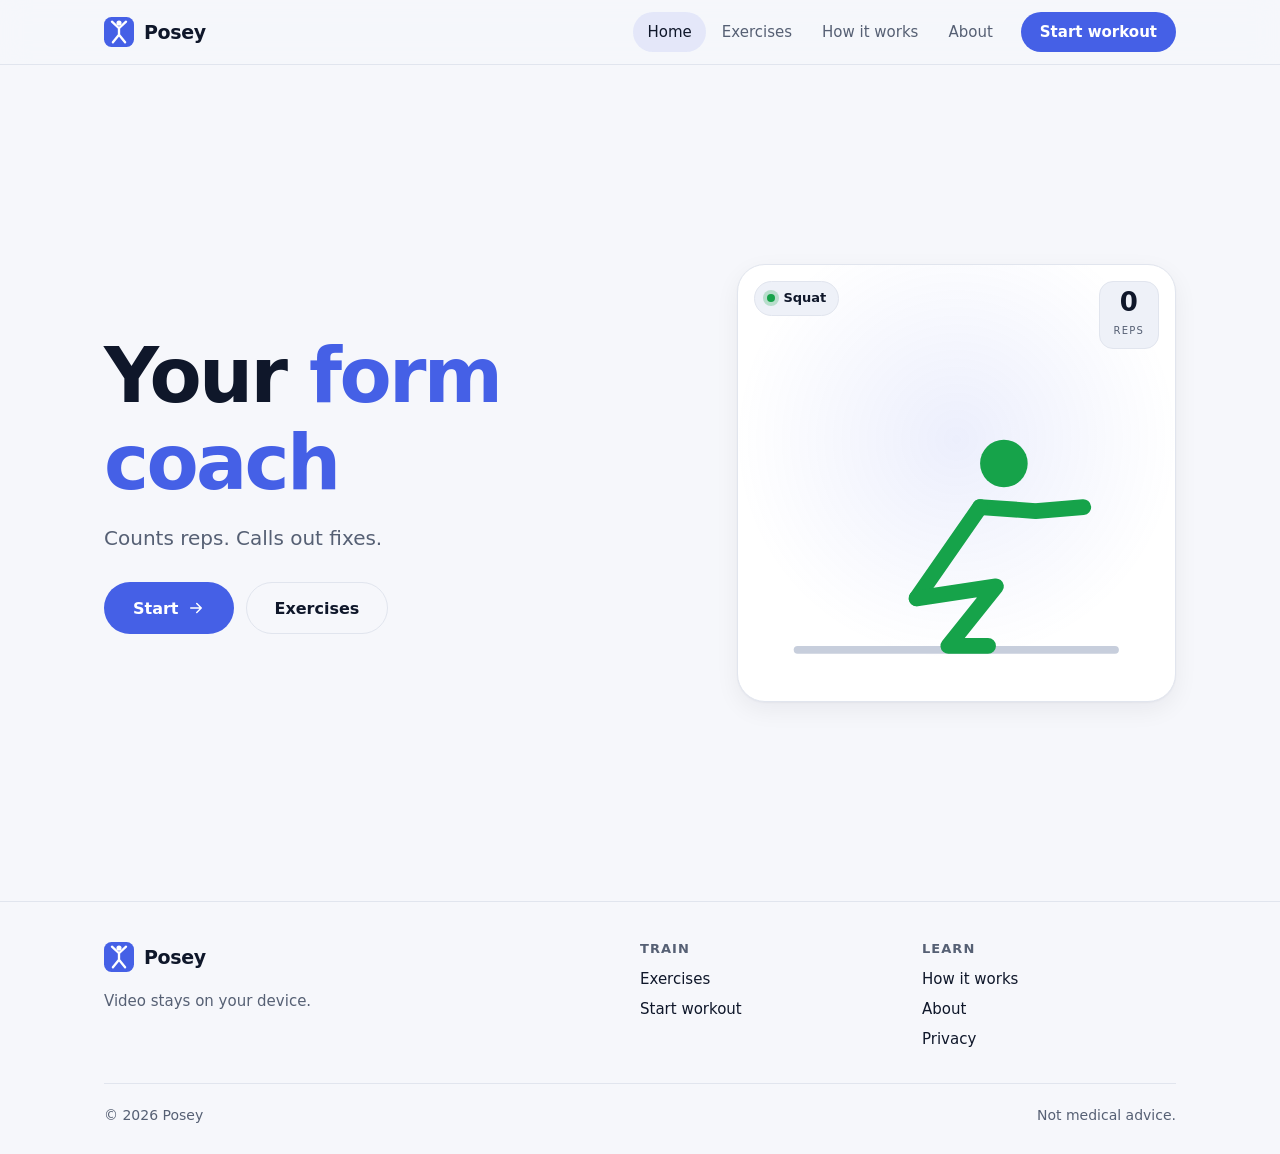
<file: index.html>
<!doctype html>
<html lang="en">
<head>
  <meta charset="utf-8">
  <meta name="viewport" content="width=device-width, initial-scale=1, viewport-fit=cover">
  <title>Posey · Form coach in your browser</title>
  <meta name="description" content="Camera form coach. Counts reps out loud, calls out fixes. Runs on your device, no upload.">
  <link rel="canonical" href="https://posey-c55.pages.dev/">
  <meta name="theme-color" content="#f6f7fb" media="(prefers-color-scheme: light)">
  <meta name="theme-color" content="#0b0d12" media="(prefers-color-scheme: dark)">
  <link rel="icon" href="/favicon.svg" type="image/svg+xml">
  <link rel="apple-touch-icon" href="/apple-touch-icon.png">
  <link rel="manifest" href="/site.webmanifest">
  <meta property="og:type" content="website">
  <meta property="og:site_name" content="Posey">
  <meta property="og:title" content="Posey · Form coach in your browser">
  <meta property="og:description" content="Camera form coach. Counts reps out loud, calls out fixes. Runs on your device, no upload.">
  <meta property="og:url" content="https://posey-c55.pages.dev/">
  <meta property="og:image" content="https://posey-c55.pages.dev/og-image.png">
  <meta property="og:image:width" content="1200">
  <meta property="og:image:height" content="630">
  <meta property="og:image:alt" content="Posey: form coach in your browser">
  <meta name="twitter:card" content="summary_large_image">
  <script>document.documentElement.classList.add("js")</script>
  <link rel="stylesheet" href="/site.css">
</head>
<body>
  <a class="skip" href="#main">Skip to content</a>
  <header class="site-header">
    <nav class="nav wrap" aria-label="Main">
      <a class="logo" href="/" aria-label="Posey home"><svg viewBox="0 0 64 64" aria-hidden="true"><rect width="64" height="64" rx="16" fill="var(--accent)"/><g fill="none" stroke="var(--accent-ink)" stroke-width="5" stroke-linecap="round" stroke-linejoin="round"><path d="M17 10 32 24 47 10M32 24v14M19 54l13-16 13 16"/></g><circle cx="32" cy="13" r="5.5" fill="var(--accent-ink)"/></svg><span>Posey</span></a>
      <button class="nav-toggle" type="button" aria-expanded="false" aria-controls="nav-menu" aria-label="Open menu">
        <svg viewBox="0 0 24 24" fill="none" stroke="currentColor" stroke-width="2" stroke-linecap="round" stroke-linejoin="round" aria-hidden="true" class="i-open"><path d="M4 7h16M4 12h16M4 17h16"/></svg><svg viewBox="0 0 24 24" fill="none" stroke="currentColor" stroke-width="2" stroke-linecap="round" stroke-linejoin="round" aria-hidden="true" class="i-close"><path d="M6 6l12 12M18 6 6 18"/></svg>
      </button>
      <div class="nav-menu" id="nav-menu">
        <ul class="nav-links">
          <li><a href="/" aria-current="page">Home</a></li>
          <li><a href="/exercises">Exercises</a></li>
          <li><a href="/how-it-works">How it works</a></li>
          <li><a href="/about">About</a></li>
        </ul>
        <a class="btn btn-primary nav-cta" href="/workout">Start workout</a>
      </div>
    </nav>
  </header>

  <main id="main">
    <section class="hero">
      <div class="wrap hero-grid">
        <div>
          <h1>Your <span class="hl">form coach</span></h1>
          <p class="lead">Counts reps. Calls out fixes.</p>
          <div class="actions">
            <a class="btn btn-primary btn-lg" href="/workout">Start <svg viewBox="0 0 24 24" fill="none" stroke="currentColor" stroke-width="2" stroke-linecap="round" stroke-linejoin="round" aria-hidden="true"><path d="M5 12h14M13 6l6 6-6 6"/></svg></a>
            <a class="btn btn-ghost btn-lg" href="/exercises">Exercises</a>
          </div>
        </div>
        <div class="hero-visual" data-hero-demo>
          <span class="hero-badge" data-hero-label>Squat</span>
          <div class="hero-count" aria-hidden="true"><b data-hero-count>0</b><small>reps</small></div>
          <svg class="stick" role="img" aria-label="Stick figure demonstrating an exercise"></svg>
        </div>
      </div>
    </section>
  </main>
  <footer class="site-footer">
    <div class="wrap">
      <div class="footer-grid">
        <div>
          <a class="logo" href="/" aria-label="Posey home"><svg viewBox="0 0 64 64" aria-hidden="true"><rect width="64" height="64" rx="16" fill="var(--accent)"/><g fill="none" stroke="var(--accent-ink)" stroke-width="5" stroke-linecap="round" stroke-linejoin="round"><path d="M17 10 32 24 47 10M32 24v14M19 54l13-16 13 16"/></g><circle cx="32" cy="13" r="5.5" fill="var(--accent-ink)"/></svg><span>Posey</span></a>
          <p>Video stays on your device.</p>
        </div>
        <div>
          <h2>Train</h2>
          <ul>
            <li><a href="/exercises">Exercises</a></li>
            <li><a href="/workout">Start workout</a></li>
          </ul>
        </div>
        <div>
          <h2>Learn</h2>
          <ul>
            <li><a href="/how-it-works">How it works</a></li>
            <li><a href="/about">About</a></li>
            <li><a href="/about#privacy">Privacy</a></li>
          </ul>
        </div>
      </div>
      <div class="footer-bottom">
        <span>© 2026 Posey</span>
        <span>Not medical advice.</span>
      </div>
    </div>
  </footer>
  <script type="module" src="/site.js"></script>
</body>
</html>
</file>
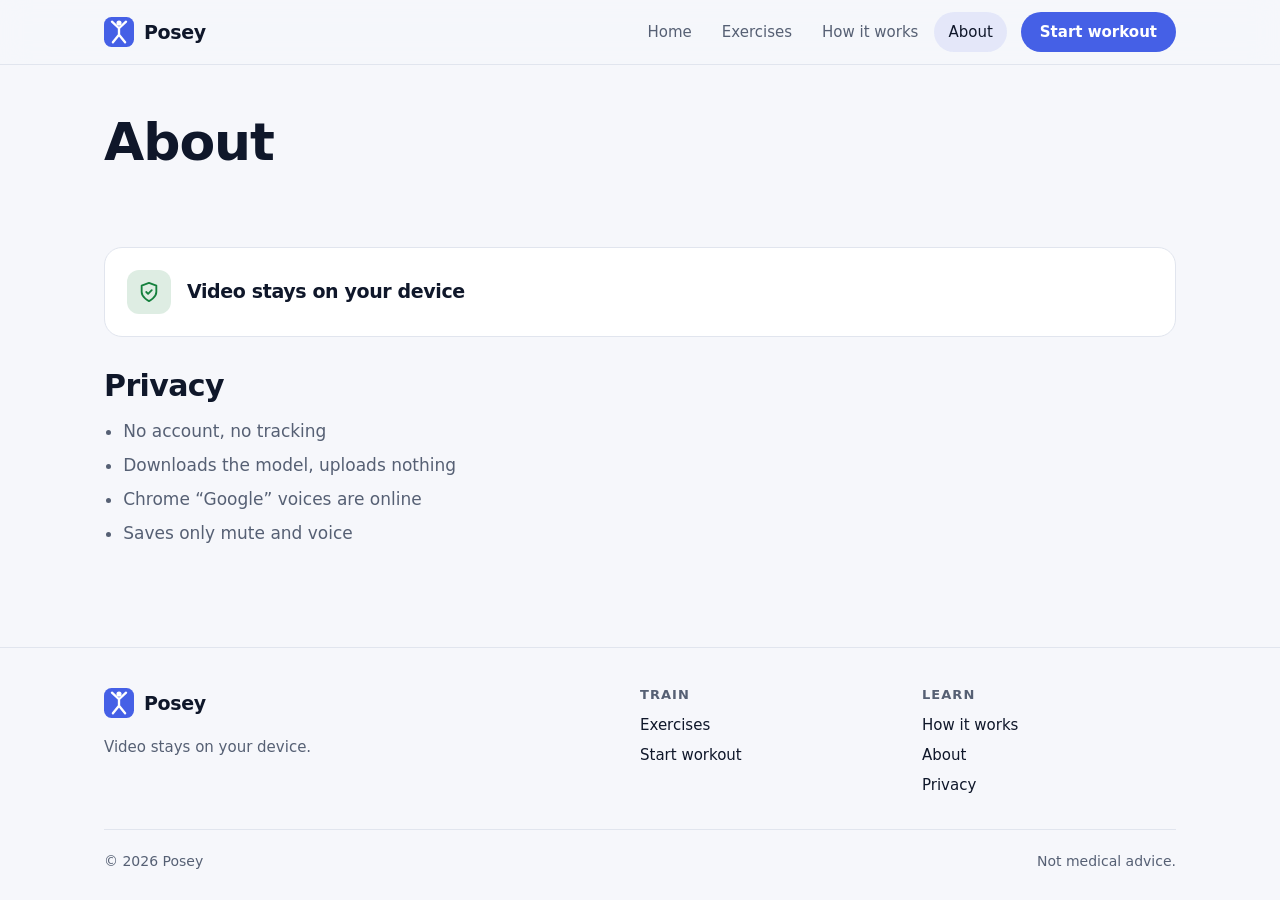
<file: about.html>
<!doctype html>
<html lang="en">
<head>
  <meta charset="utf-8">
  <meta name="viewport" content="width=device-width, initial-scale=1, viewport-fit=cover">
  <title>About & privacy · Posey</title>
  <meta name="description" content="About Posey. Privacy: video stays in your browser, never uploaded.">
  <link rel="canonical" href="https://posey-c55.pages.dev/about">
  <meta name="theme-color" content="#f6f7fb" media="(prefers-color-scheme: light)">
  <meta name="theme-color" content="#0b0d12" media="(prefers-color-scheme: dark)">
  <link rel="icon" href="/favicon.svg" type="image/svg+xml">
  <link rel="apple-touch-icon" href="/apple-touch-icon.png">
  <link rel="manifest" href="/site.webmanifest">
  <meta property="og:type" content="website">
  <meta property="og:site_name" content="Posey">
  <meta property="og:title" content="About & privacy · Posey">
  <meta property="og:description" content="About Posey. Privacy: video stays in your browser, never uploaded.">
  <meta property="og:url" content="https://posey-c55.pages.dev/about">
  <meta property="og:image" content="https://posey-c55.pages.dev/og-image.png">
  <meta property="og:image:width" content="1200">
  <meta property="og:image:height" content="630">
  <meta property="og:image:alt" content="Posey: form coach in your browser">
  <meta name="twitter:card" content="summary_large_image">
  <script>document.documentElement.classList.add("js")</script>
  <link rel="stylesheet" href="/site.css">
</head>
<body>
  <a class="skip" href="#main">Skip to content</a>
  <header class="site-header">
    <nav class="nav wrap" aria-label="Main">
      <a class="logo" href="/" aria-label="Posey home"><svg viewBox="0 0 64 64" aria-hidden="true"><rect width="64" height="64" rx="16" fill="var(--accent)"/><g fill="none" stroke="var(--accent-ink)" stroke-width="5" stroke-linecap="round" stroke-linejoin="round"><path d="M17 10 32 24 47 10M32 24v14M19 54l13-16 13 16"/></g><circle cx="32" cy="13" r="5.5" fill="var(--accent-ink)"/></svg><span>Posey</span></a>
      <button class="nav-toggle" type="button" aria-expanded="false" aria-controls="nav-menu" aria-label="Open menu">
        <svg viewBox="0 0 24 24" fill="none" stroke="currentColor" stroke-width="2" stroke-linecap="round" stroke-linejoin="round" aria-hidden="true" class="i-open"><path d="M4 7h16M4 12h16M4 17h16"/></svg><svg viewBox="0 0 24 24" fill="none" stroke="currentColor" stroke-width="2" stroke-linecap="round" stroke-linejoin="round" aria-hidden="true" class="i-close"><path d="M6 6l12 12M18 6 6 18"/></svg>
      </button>
      <div class="nav-menu" id="nav-menu">
        <ul class="nav-links">
          <li><a href="/">Home</a></li>
          <li><a href="/exercises">Exercises</a></li>
          <li><a href="/how-it-works">How it works</a></li>
          <li><a href="/about" aria-current="page">About</a></li>
        </ul>
        <a class="btn btn-primary nav-cta" href="/workout">Start workout</a>
      </div>
    </nav>
  </header>

  <main id="main">
    <div class="wrap page-head">
      <h1>About</h1>
    </div>

    <section class="wrap section-tight">
      <div class="callout">
        <div class="ic"><svg viewBox="0 0 24 24" fill="none" stroke="currentColor" stroke-width="2" stroke-linecap="round" stroke-linejoin="round" aria-hidden="true"><path d="M12 22s8-4 8-10V5l-8-3-8 3v7c0 6 8 10 8 10z"/><path d="m9 12 2 2 4-4"/></svg></div>
        <h2>Video stays on your device</h2>
      </div>
    </section>

    <section class="wrap section-end" id="privacy" aria-labelledby="privacy-h">
      <div class="prose">
        <h2 id="privacy-h">Privacy</h2>
        <ul>
          <li>No account, no tracking</li>
          <li>Downloads the model, uploads nothing</li>
          <li>Chrome “Google” voices are online</li>
          <li>Saves only mute and voice</li>
        </ul>
      </div>
    </section>
  </main>
  <footer class="site-footer">
    <div class="wrap">
      <div class="footer-grid">
        <div>
          <a class="logo" href="/" aria-label="Posey home"><svg viewBox="0 0 64 64" aria-hidden="true"><rect width="64" height="64" rx="16" fill="var(--accent)"/><g fill="none" stroke="var(--accent-ink)" stroke-width="5" stroke-linecap="round" stroke-linejoin="round"><path d="M17 10 32 24 47 10M32 24v14M19 54l13-16 13 16"/></g><circle cx="32" cy="13" r="5.5" fill="var(--accent-ink)"/></svg><span>Posey</span></a>
          <p>Video stays on your device.</p>
        </div>
        <div>
          <h2>Train</h2>
          <ul>
            <li><a href="/exercises">Exercises</a></li>
            <li><a href="/workout">Start workout</a></li>
          </ul>
        </div>
        <div>
          <h2>Learn</h2>
          <ul>
            <li><a href="/how-it-works">How it works</a></li>
            <li><a href="/about">About</a></li>
            <li><a href="/about#privacy">Privacy</a></li>
          </ul>
        </div>
      </div>
      <div class="footer-bottom">
        <span>© 2026 Posey</span>
        <span>Not medical advice.</span>
      </div>
    </div>
  </footer>
  <script type="module" src="/site.js"></script>
</body>
</html>
</file>
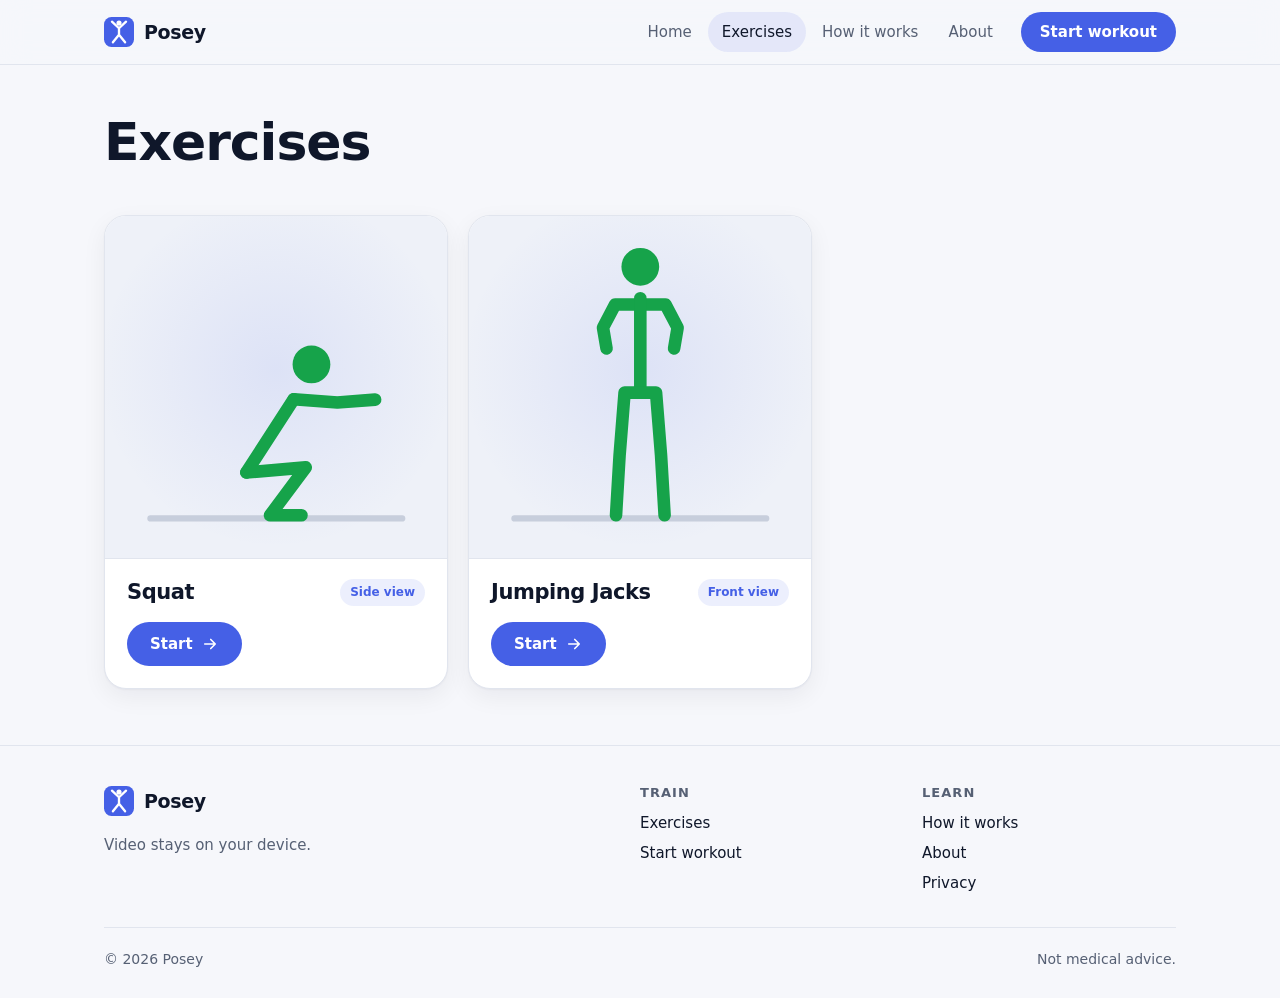
<file: exercises.html>
<!doctype html>
<html lang="en">
<head>
  <meta charset="utf-8">
  <meta name="viewport" content="width=device-width, initial-scale=1, viewport-fit=cover">
  <title>Exercises · Posey</title>
  <meta name="description" content="Exercises, form checks, camera setup.">
  <link rel="canonical" href="https://posey-c55.pages.dev/exercises">
  <meta name="theme-color" content="#f6f7fb" media="(prefers-color-scheme: light)">
  <meta name="theme-color" content="#0b0d12" media="(prefers-color-scheme: dark)">
  <link rel="icon" href="/favicon.svg" type="image/svg+xml">
  <link rel="apple-touch-icon" href="/apple-touch-icon.png">
  <link rel="manifest" href="/site.webmanifest">
  <meta property="og:type" content="website">
  <meta property="og:site_name" content="Posey">
  <meta property="og:title" content="Exercises · Posey">
  <meta property="og:description" content="Exercises, form checks, camera setup.">
  <meta property="og:url" content="https://posey-c55.pages.dev/exercises">
  <meta property="og:image" content="https://posey-c55.pages.dev/og-image.png">
  <meta property="og:image:width" content="1200">
  <meta property="og:image:height" content="630">
  <meta property="og:image:alt" content="Posey: form coach in your browser">
  <meta name="twitter:card" content="summary_large_image">
  <script>document.documentElement.classList.add("js")</script>
  <link rel="stylesheet" href="/site.css">
</head>
<body>
  <a class="skip" href="#main">Skip to content</a>
  <header class="site-header">
    <nav class="nav wrap" aria-label="Main">
      <a class="logo" href="/" aria-label="Posey home"><svg viewBox="0 0 64 64" aria-hidden="true"><rect width="64" height="64" rx="16" fill="var(--accent)"/><g fill="none" stroke="var(--accent-ink)" stroke-width="5" stroke-linecap="round" stroke-linejoin="round"><path d="M17 10 32 24 47 10M32 24v14M19 54l13-16 13 16"/></g><circle cx="32" cy="13" r="5.5" fill="var(--accent-ink)"/></svg><span>Posey</span></a>
      <button class="nav-toggle" type="button" aria-expanded="false" aria-controls="nav-menu" aria-label="Open menu">
        <svg viewBox="0 0 24 24" fill="none" stroke="currentColor" stroke-width="2" stroke-linecap="round" stroke-linejoin="round" aria-hidden="true" class="i-open"><path d="M4 7h16M4 12h16M4 17h16"/></svg><svg viewBox="0 0 24 24" fill="none" stroke="currentColor" stroke-width="2" stroke-linecap="round" stroke-linejoin="round" aria-hidden="true" class="i-close"><path d="M6 6l12 12M18 6 6 18"/></svg>
      </button>
      <div class="nav-menu" id="nav-menu">
        <ul class="nav-links">
          <li><a href="/">Home</a></li>
          <li><a href="/exercises" aria-current="page">Exercises</a></li>
          <li><a href="/how-it-works">How it works</a></li>
          <li><a href="/about">About</a></li>
        </ul>
        <a class="btn btn-primary nav-cta" href="/workout">Start workout</a>
      </div>
    </nav>
  </header>

  <main id="main">
    <div class="wrap page-head">
      <h1>Exercises</h1>
    </div>
    <section class="wrap section-end" aria-label="Exercise list">
      <div class="ex-grid" data-exercise-grid></div>
    </section>
  </main>
  <footer class="site-footer">
    <div class="wrap">
      <div class="footer-grid">
        <div>
          <a class="logo" href="/" aria-label="Posey home"><svg viewBox="0 0 64 64" aria-hidden="true"><rect width="64" height="64" rx="16" fill="var(--accent)"/><g fill="none" stroke="var(--accent-ink)" stroke-width="5" stroke-linecap="round" stroke-linejoin="round"><path d="M17 10 32 24 47 10M32 24v14M19 54l13-16 13 16"/></g><circle cx="32" cy="13" r="5.5" fill="var(--accent-ink)"/></svg><span>Posey</span></a>
          <p>Video stays on your device.</p>
        </div>
        <div>
          <h2>Train</h2>
          <ul>
            <li><a href="/exercises">Exercises</a></li>
            <li><a href="/workout">Start workout</a></li>
          </ul>
        </div>
        <div>
          <h2>Learn</h2>
          <ul>
            <li><a href="/how-it-works">How it works</a></li>
            <li><a href="/about">About</a></li>
            <li><a href="/about#privacy">Privacy</a></li>
          </ul>
        </div>
      </div>
      <div class="footer-bottom">
        <span>© 2026 Posey</span>
        <span>Not medical advice.</span>
      </div>
    </div>
  </footer>
  <script type="module" src="/site.js"></script>
</body>
</html>
</file>
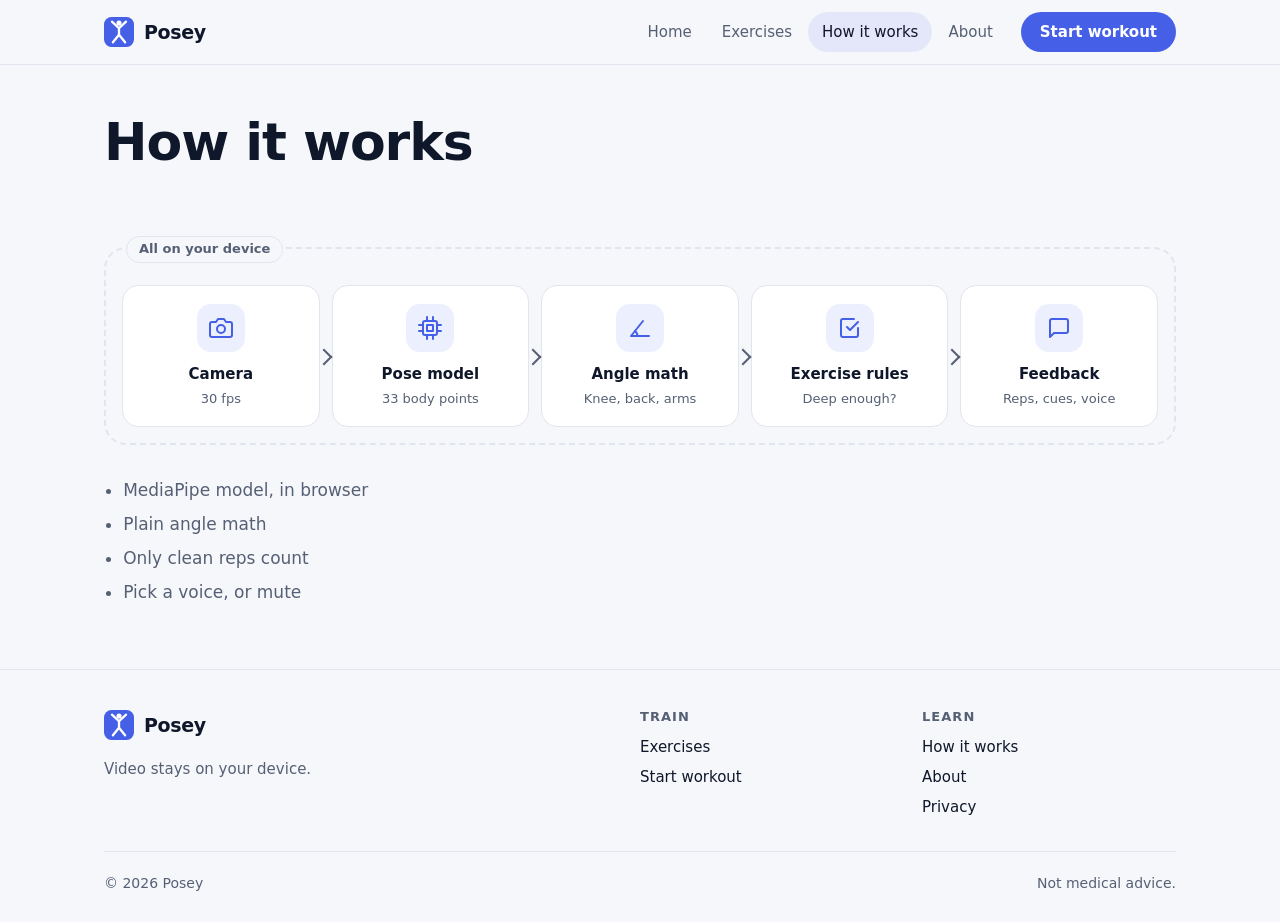
<file: how-it-works.html>
<!doctype html>
<html lang="en">
<head>
  <meta charset="utf-8">
  <meta name="viewport" content="width=device-width, initial-scale=1, viewport-fit=cover">
  <title>How it works · Posey</title>
  <meta name="description" content="On-device pose model, angle math, per-exercise rules. Reps and spoken cues.">
  <link rel="canonical" href="https://posey-c55.pages.dev/how-it-works">
  <meta name="theme-color" content="#f6f7fb" media="(prefers-color-scheme: light)">
  <meta name="theme-color" content="#0b0d12" media="(prefers-color-scheme: dark)">
  <link rel="icon" href="/favicon.svg" type="image/svg+xml">
  <link rel="apple-touch-icon" href="/apple-touch-icon.png">
  <link rel="manifest" href="/site.webmanifest">
  <meta property="og:type" content="website">
  <meta property="og:site_name" content="Posey">
  <meta property="og:title" content="How it works · Posey">
  <meta property="og:description" content="On-device pose model, angle math, per-exercise rules. Reps and spoken cues.">
  <meta property="og:url" content="https://posey-c55.pages.dev/how-it-works">
  <meta property="og:image" content="https://posey-c55.pages.dev/og-image.png">
  <meta property="og:image:width" content="1200">
  <meta property="og:image:height" content="630">
  <meta property="og:image:alt" content="Posey: form coach in your browser">
  <meta name="twitter:card" content="summary_large_image">
  <script>document.documentElement.classList.add("js")</script>
  <link rel="stylesheet" href="/site.css">
</head>
<body>
  <a class="skip" href="#main">Skip to content</a>
  <header class="site-header">
    <nav class="nav wrap" aria-label="Main">
      <a class="logo" href="/" aria-label="Posey home"><svg viewBox="0 0 64 64" aria-hidden="true"><rect width="64" height="64" rx="16" fill="var(--accent)"/><g fill="none" stroke="var(--accent-ink)" stroke-width="5" stroke-linecap="round" stroke-linejoin="round"><path d="M17 10 32 24 47 10M32 24v14M19 54l13-16 13 16"/></g><circle cx="32" cy="13" r="5.5" fill="var(--accent-ink)"/></svg><span>Posey</span></a>
      <button class="nav-toggle" type="button" aria-expanded="false" aria-controls="nav-menu" aria-label="Open menu">
        <svg viewBox="0 0 24 24" fill="none" stroke="currentColor" stroke-width="2" stroke-linecap="round" stroke-linejoin="round" aria-hidden="true" class="i-open"><path d="M4 7h16M4 12h16M4 17h16"/></svg><svg viewBox="0 0 24 24" fill="none" stroke="currentColor" stroke-width="2" stroke-linecap="round" stroke-linejoin="round" aria-hidden="true" class="i-close"><path d="M6 6l12 12M18 6 6 18"/></svg>
      </button>
      <div class="nav-menu" id="nav-menu">
        <ul class="nav-links">
          <li><a href="/">Home</a></li>
          <li><a href="/exercises">Exercises</a></li>
          <li><a href="/how-it-works" aria-current="page">How it works</a></li>
          <li><a href="/about">About</a></li>
        </ul>
        <a class="btn btn-primary nav-cta" href="/workout">Start workout</a>
      </div>
    </nav>
  </header>

  <main id="main">
    <div class="wrap page-head">
      <h1>How it works</h1>
    </div>

    <section class="wrap section-tight" aria-labelledby="flow-h">
      <h2 id="flow-h" class="sr-only">Data flow</h2>
      <div class="device-box">
        <span class="label">All on your device</span>
        <ol class="flow" aria-label="From camera to feedback">
          <li><div class="ic"><svg viewBox="0 0 24 24" fill="none" stroke="currentColor" stroke-width="2" stroke-linecap="round" stroke-linejoin="round" aria-hidden="true"><path d="M23 19a2 2 0 0 1-2 2H3a2 2 0 0 1-2-2V8a2 2 0 0 1 2-2h4l2-3h6l2 3h4a2 2 0 0 1 2 2z"/><circle cx="12" cy="13" r="4"/></svg></div><b>Camera</b><span>30 fps</span></li>
          <li><div class="ic"><svg viewBox="0 0 24 24" fill="none" stroke="currentColor" stroke-width="2" stroke-linecap="round" stroke-linejoin="round" aria-hidden="true"><rect x="5" y="5" width="14" height="14" rx="2"/><path d="M9 9h6v6H9zM9 1v4M15 1v4M9 19v4M15 19v4M1 9h4M1 15h4M19 9h4M19 15h4"/></svg></div><b>Pose model</b><span>33 body points</span></li>
          <li><div class="ic"><svg viewBox="0 0 24 24" fill="none" stroke="currentColor" stroke-width="2" stroke-linecap="round" stroke-linejoin="round" aria-hidden="true"><path d="M3 20h18M3 20 15 5"/><path d="M9.5 20a6.5 6.5 0 0 0-2.4-5"/></svg></div><b>Angle math</b><span>Knee, back, arms</span></li>
          <li><div class="ic"><svg viewBox="0 0 24 24" fill="none" stroke="currentColor" stroke-width="2" stroke-linecap="round" stroke-linejoin="round" aria-hidden="true"><path d="m9 11 3 3 8-8"/><path d="M20 12v7a2 2 0 0 1-2 2H5a2 2 0 0 1-2-2V5a2 2 0 0 1 2-2h11"/></svg></div><b>Exercise rules</b><span>Deep enough?</span></li>
          <li><div class="ic"><svg viewBox="0 0 24 24" fill="none" stroke="currentColor" stroke-width="2" stroke-linecap="round" stroke-linejoin="round" aria-hidden="true"><path d="M21 15a2 2 0 0 1-2 2H7l-4 4V5a2 2 0 0 1 2-2h14a2 2 0 0 1 2 2z"/></svg></div><b>Feedback</b><span>Reps, cues, voice</span></li>
        </ol>
      </div>
    </section>

    <section class="wrap section-end" aria-label="Details">
      <div class="prose">
        <ul>
          <li>MediaPipe model, in browser</li>
          <li>Plain angle math</li>
          <li>Only clean reps count</li>
          <li>Pick a voice, or mute</li>
        </ul>
      </div>
    </section>
  </main>
  <footer class="site-footer">
    <div class="wrap">
      <div class="footer-grid">
        <div>
          <a class="logo" href="/" aria-label="Posey home"><svg viewBox="0 0 64 64" aria-hidden="true"><rect width="64" height="64" rx="16" fill="var(--accent)"/><g fill="none" stroke="var(--accent-ink)" stroke-width="5" stroke-linecap="round" stroke-linejoin="round"><path d="M17 10 32 24 47 10M32 24v14M19 54l13-16 13 16"/></g><circle cx="32" cy="13" r="5.5" fill="var(--accent-ink)"/></svg><span>Posey</span></a>
          <p>Video stays on your device.</p>
        </div>
        <div>
          <h2>Train</h2>
          <ul>
            <li><a href="/exercises">Exercises</a></li>
            <li><a href="/workout">Start workout</a></li>
          </ul>
        </div>
        <div>
          <h2>Learn</h2>
          <ul>
            <li><a href="/how-it-works">How it works</a></li>
            <li><a href="/about">About</a></li>
            <li><a href="/about#privacy">Privacy</a></li>
          </ul>
        </div>
      </div>
      <div class="footer-bottom">
        <span>© 2026 Posey</span>
        <span>Not medical advice.</span>
      </div>
    </div>
  </footer>
  <script type="module" src="/site.js"></script>
</body>
</html>
</file>
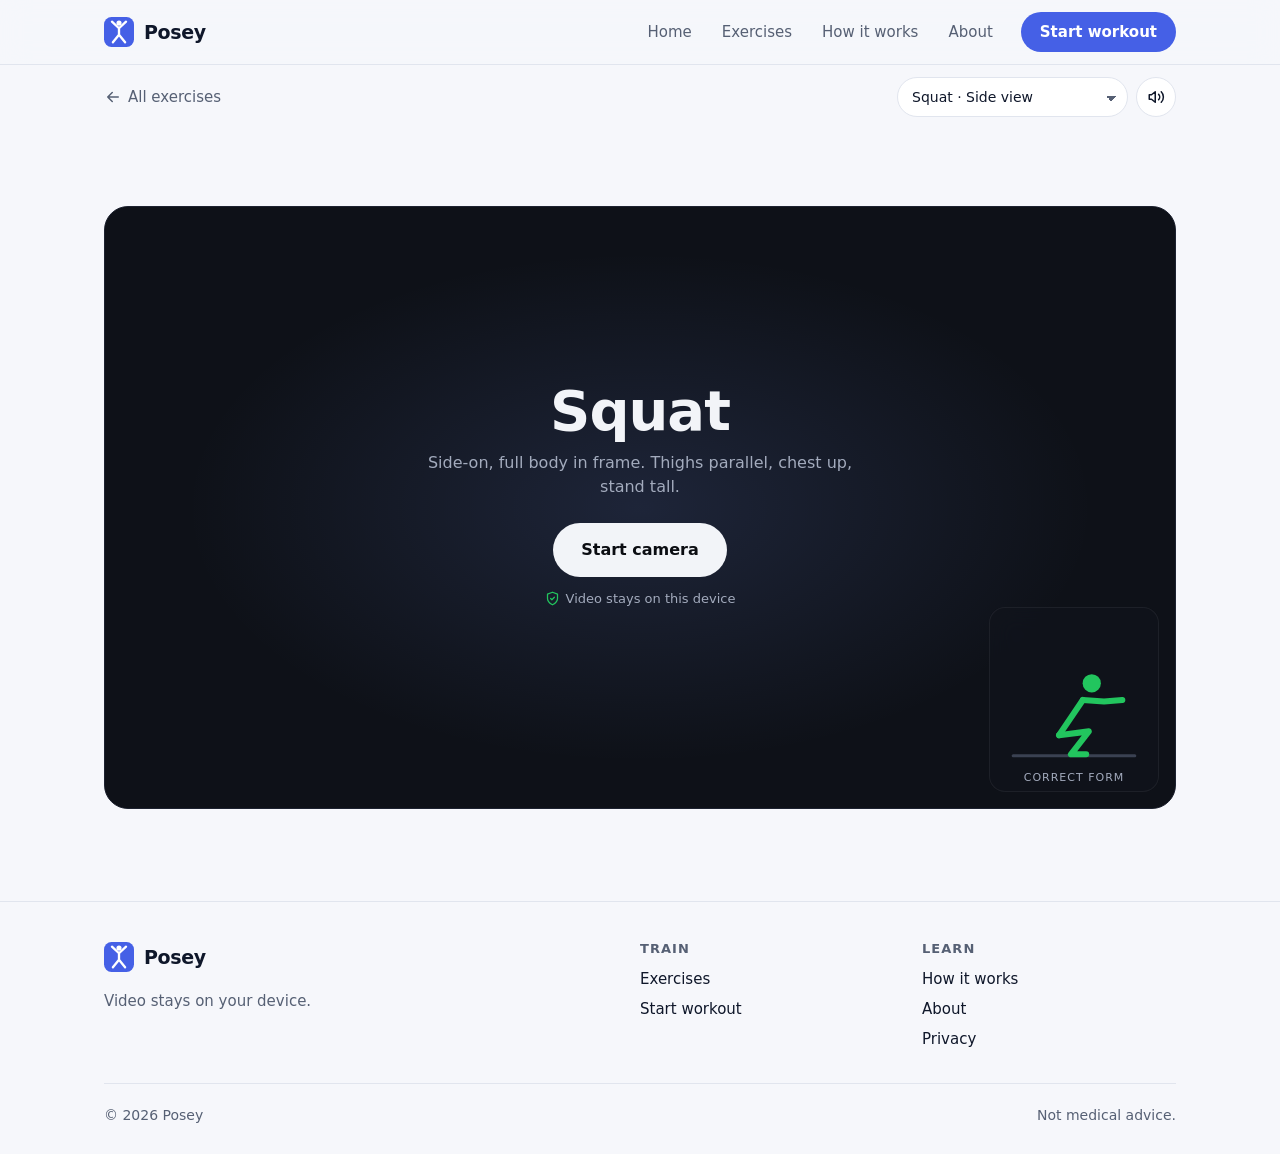
<file: workout.html>
<!doctype html>
<html lang="en">
<head>
  <meta charset="utf-8">
  <meta name="viewport" content="width=device-width, initial-scale=1, viewport-fit=cover">
  <title>Workout · Posey</title>
  <meta name="description" content="Live form check, rep count, voice coach. Video stays on your device.">
  <link rel="canonical" href="https://posey-c55.pages.dev/workout">
  <meta name="theme-color" content="#f6f7fb" media="(prefers-color-scheme: light)">
  <meta name="theme-color" content="#0b0d12" media="(prefers-color-scheme: dark)">
  <link rel="icon" href="/favicon.svg" type="image/svg+xml">
  <link rel="apple-touch-icon" href="/apple-touch-icon.png">
  <link rel="manifest" href="/site.webmanifest">
  <meta property="og:type" content="website">
  <meta property="og:site_name" content="Posey">
  <meta property="og:title" content="Workout · Posey">
  <meta property="og:description" content="Live form check, rep count, voice coach. Video stays on your device.">
  <meta property="og:url" content="https://posey-c55.pages.dev/workout">
  <meta property="og:image" content="https://posey-c55.pages.dev/og-image.png">
  <meta property="og:image:width" content="1200">
  <meta property="og:image:height" content="630">
  <meta property="og:image:alt" content="Posey: form coach in your browser">
  <meta name="twitter:card" content="summary_large_image">
  <script>document.documentElement.classList.add("js")</script>
  <link rel="stylesheet" href="/site.css">
  <link rel="stylesheet" href="/workout.css">
</head>
<body class="workout-page">
  <a class="skip" href="#main">Skip to content</a>
  <header class="site-header">
    <nav class="nav wrap" aria-label="Main">
      <a class="logo" href="/" aria-label="Posey home"><svg viewBox="0 0 64 64" aria-hidden="true"><rect width="64" height="64" rx="16" fill="var(--accent)"/><g fill="none" stroke="var(--accent-ink)" stroke-width="5" stroke-linecap="round" stroke-linejoin="round"><path d="M17 10 32 24 47 10M32 24v14M19 54l13-16 13 16"/></g><circle cx="32" cy="13" r="5.5" fill="var(--accent-ink)"/></svg><span>Posey</span></a>
      <button class="nav-toggle" type="button" aria-expanded="false" aria-controls="nav-menu" aria-label="Open menu">
        <svg viewBox="0 0 24 24" fill="none" stroke="currentColor" stroke-width="2" stroke-linecap="round" stroke-linejoin="round" aria-hidden="true" class="i-open"><path d="M4 7h16M4 12h16M4 17h16"/></svg><svg viewBox="0 0 24 24" fill="none" stroke="currentColor" stroke-width="2" stroke-linecap="round" stroke-linejoin="round" aria-hidden="true" class="i-close"><path d="M6 6l12 12M18 6 6 18"/></svg>
      </button>
      <div class="nav-menu" id="nav-menu">
        <ul class="nav-links">
          <li><a href="/">Home</a></li>
          <li><a href="/exercises">Exercises</a></li>
          <li><a href="/how-it-works">How it works</a></li>
          <li><a href="/about">About</a></li>
        </ul>
        <a class="btn btn-primary nav-cta" href="/workout">Start workout</a>
      </div>
    </nav>
  </header>

  <main id="main" class="trainer">
    <div class="toolbar wrap">
      <a class="back" href="/exercises" aria-label="All exercises"><svg viewBox="0 0 24 24" fill="none" stroke="currentColor" stroke-width="2" stroke-linecap="round" stroke-linejoin="round" aria-hidden="true"><path d="M19 12H5M11 6l-6 6 6 6"/></svg><span>All exercises</span></a>
      <div class="controls">
        <label class="sr-only" for="exercise">Exercise</label>
        <select id="exercise"></select>
        <label class="sr-only" for="voice">Voice</label>
        <select id="voice" class="voice" title="Voice" hidden></select>
        <button id="mute" class="icon" type="button" aria-label="Mute voice" aria-pressed="false" title="Voice feedback"></button>
      </div>
    </div>

    <div class="stage-wrap">
      <section class="stage" aria-label="Camera trainer">
        <video id="video" playsinline muted autoplay></video>
        <canvas id="overlay" aria-hidden="true"></canvas>

        <div id="start" class="start">
          <h1 id="ex-name">Squat</h1>
          <p id="ex-help"></p>
          <button id="go" class="go" type="button">Start camera</button>
          <p class="private"><svg viewBox="0 0 24 24" fill="none" stroke="currentColor" stroke-width="2" stroke-linecap="round" stroke-linejoin="round" aria-hidden="true"><path d="M12 22s8-4 8-10V5l-8-3-8 3v7c0 6 8 10 8 10z"/><path d="m9 12 2 2 4-4"/></svg> Video stays on this device</p>
          <p id="load" class="muted" role="status" aria-live="polite"></p>
        </div>

        <div class="hud">
          <div id="status" class="status idle" role="status" aria-live="polite">
            <span id="status-text">Ready</span>
          </div>
          <div class="reps"><span id="reps">0</span><small>reps</small></div>
        </div>
        <div id="flash" class="flash" aria-hidden="true"></div>
        <div id="cue" class="cue" aria-live="assertive">Step into frame</div>
        <div id="metrics" class="metrics" aria-hidden="true"></div>
        <figure class="demo"><svg id="demo" role="img" aria-label="Correct form animation"></svg><figcaption>Correct form</figcaption></figure>
      </section>
    </div>
  </main>
  <footer class="site-footer">
    <div class="wrap">
      <div class="footer-grid">
        <div>
          <a class="logo" href="/" aria-label="Posey home"><svg viewBox="0 0 64 64" aria-hidden="true"><rect width="64" height="64" rx="16" fill="var(--accent)"/><g fill="none" stroke="var(--accent-ink)" stroke-width="5" stroke-linecap="round" stroke-linejoin="round"><path d="M17 10 32 24 47 10M32 24v14M19 54l13-16 13 16"/></g><circle cx="32" cy="13" r="5.5" fill="var(--accent-ink)"/></svg><span>Posey</span></a>
          <p>Video stays on your device.</p>
        </div>
        <div>
          <h2>Train</h2>
          <ul>
            <li><a href="/exercises">Exercises</a></li>
            <li><a href="/workout">Start workout</a></li>
          </ul>
        </div>
        <div>
          <h2>Learn</h2>
          <ul>
            <li><a href="/how-it-works">How it works</a></li>
            <li><a href="/about">About</a></li>
            <li><a href="/about#privacy">Privacy</a></li>
          </ul>
        </div>
      </div>
      <div class="footer-bottom">
        <span>© 2026 Posey</span>
        <span>Not medical advice.</span>
      </div>
    </div>
  </footer>
  <script type="module" src="/site.js"></script>
  <script type="module" src="/app.js"></script>
</body>
</html>
</file>
<file: site.css>
/* Posey site styles: tokens, layout, nav, footer and shared components. */
:root {
  color-scheme: light dark;
  --bg: #f6f7fb;
  --bg-soft: #eef1f8;
  --surface: #ffffff;
  --text: #0f172a;
  --muted: #566074;
  --border: #e1e5ee;
  --accent: #4560e6;
  --accent-soft: rgba(69, 96, 230, 0.1);
  --accent-ink: #ffffff;
  --good: #15803d;
  --stick: #16a34a;
  --floor: #c7cedc;
  --shadow: 0 1px 2px rgba(15, 23, 42, 0.04), 0 8px 24px rgba(15, 23, 42, 0.06);
  --radius: 18px;
  --wrap: 1120px;
  --nav-h: 64px;
  font-family: ui-sans-serif, system-ui, -apple-system, "Segoe UI", Roboto, sans-serif;
}
@media (prefers-color-scheme: dark) {
  :root {
    --bg: #0b0d12;
    --bg-soft: #10131a;
    --surface: #141821;
    --text: #f2f4f8;
    --muted: #949cb0;
    --border: #232938;
    --accent: #8aa4ff;
    --accent-soft: rgba(138, 164, 255, 0.12);
    --accent-ink: #0b0d12;
    --good: #4ade80;
    --stick: #22c55e;
    --floor: #3a4152;
    --shadow: 0 1px 2px rgba(0, 0, 0, 0.3), 0 8px 24px rgba(0, 0, 0, 0.25);
  }
}

* { box-sizing: border-box; }
[hidden] { display: none !important; }
html { -webkit-text-size-adjust: 100%; scroll-padding-top: calc(var(--nav-h) + 16px); }
body { margin: 0; background: var(--bg); color: var(--text); line-height: 1.6; min-height: 100vh; min-height: 100dvh; display: flex; flex-direction: column; }
main { flex: 1 0 auto; }
img, svg { max-width: 100%; }
a { color: var(--accent); }
h1, h2, h3 { line-height: 1.15; letter-spacing: -0.02em; margin: 0 0 0.5em; }
p { margin: 0 0 1em; }
:focus-visible { outline: 3px solid var(--accent); outline-offset: 2px; border-radius: 6px; }

.wrap { width: 100%; max-width: var(--wrap); margin: 0 auto; padding: 0 16px; }
@media (min-width: 700px) { .wrap { padding: 0 24px; } }

.skip {
  position: absolute; left: 12px; top: -48px; z-index: 100; padding: 10px 16px; border-radius: 10px;
  background: var(--text); color: var(--bg); font-weight: 600; text-decoration: none;
}
.skip:focus { top: 12px; }

/* ---------- Buttons ---------- */
.btn {
  display: inline-flex; align-items: center; justify-content: center; gap: 8px; min-height: 44px;
  padding: 10px 22px; border-radius: 999px; border: 1px solid transparent; font: inherit; font-weight: 600;
  font-size: 15px; line-height: 1.2; text-decoration: none; cursor: pointer; transition: transform 0.15s, background 0.15s, border-color 0.15s;
}
.btn:hover { transform: translateY(-1px); }
.btn-primary { background: var(--accent); color: var(--accent-ink); }
.btn-primary:hover { background: color-mix(in srgb, var(--accent) 88%, var(--text)); }
.btn-ghost { background: transparent; color: var(--text); border-color: var(--border); }
.btn-ghost:hover { border-color: var(--muted); }
.btn-lg { min-height: 52px; padding: 14px 28px; font-size: 16px; }
.btn svg { width: 18px; height: 18px; flex: none; }

/* ---------- Header / nav ---------- */
.site-header {
  position: sticky; top: 0; z-index: 50; padding-top: env(safe-area-inset-top);
  background: color-mix(in srgb, var(--bg) 82%, transparent);
  backdrop-filter: saturate(160%) blur(14px); -webkit-backdrop-filter: saturate(160%) blur(14px);
  border-bottom: 1px solid var(--border);
}
.nav { display: flex; align-items: center; gap: 16px; height: var(--nav-h); }
.logo { display: inline-flex; align-items: center; gap: 10px; font-weight: 800; font-size: 19px; letter-spacing: -0.02em; color: var(--text); text-decoration: none; }
.logo svg { width: 30px; height: 30px; }
.nav-menu { display: flex; align-items: center; gap: 4px; margin-left: auto; }
.nav-links { display: flex; gap: 2px; list-style: none; margin: 0; padding: 0; }
.nav-links a {
  display: block; padding: 8px 14px; border-radius: 999px; color: var(--muted); text-decoration: none; font-weight: 500; font-size: 15px;
}
.nav-links a:hover { color: var(--text); background: var(--bg-soft); }
.nav-links a[aria-current="page"] { color: var(--text); background: var(--accent-soft); }
.nav-cta { margin-left: 10px; min-height: 40px; padding: 8px 18px; }
.nav-toggle {
  display: none; margin-left: auto; width: 44px; height: 44px; border-radius: 12px; border: 1px solid var(--border);
  background: var(--surface); color: var(--text); cursor: pointer; place-items: center; padding: 0;
}
.nav-toggle svg { width: 22px; height: 22px; }
.nav-toggle .i-close { display: none; }
.nav-toggle[aria-expanded="true"] .i-open { display: none; }
.nav-toggle[aria-expanded="true"] .i-close { display: block; }

@media (max-width: 820px) {
  .nav-toggle { display: grid; }
  .nav-menu {
    position: absolute; left: 0; right: 0; top: 100%; margin: 0; flex-direction: column; align-items: stretch; gap: 8px;
    padding: 12px 16px 20px; background: var(--bg); border-bottom: 1px solid var(--border); box-shadow: var(--shadow);
  }
  .js .nav-menu:not(.open) { display: none; }
  .nav-links { flex-direction: column; }
  .nav-links a { padding: 12px 14px; border-radius: 12px; font-size: 17px; }
  .nav-cta { margin: 4px 0 0; min-height: 48px; }
}

/* ---------- Sections ---------- */
.section-tight { padding-block: 32px; }
.section-end { padding-bottom: 56px; }
.eyebrow { display: inline-block; font-size: 13px; font-weight: 700; letter-spacing: 0.08em; text-transform: uppercase; color: var(--accent); margin-bottom: 10px; }
.lead { font-size: clamp(17px, 2.2vw, 20px); color: var(--muted); }

.page-head { padding-block: 48px 16px; }
.page-head h1 { font-size: clamp(34px, 6vw, 52px); }

/* ---------- Hero ---------- */
.hero { padding-block: 40px; min-height: calc(100svh - var(--nav-h)); display: grid; align-items: center; }
.hero-grid { display: grid; gap: 40px; align-items: center; grid-template-columns: 1.15fr 0.85fr; }
.hero h1 { font-size: clamp(44px, 7vw, 76px); letter-spacing: -0.035em; margin-bottom: 16px; }
.hero h1 .hl { color: var(--accent); }
.hero .lead { max-width: 540px; margin-bottom: 28px; }
.actions { display: flex; flex-wrap: wrap; gap: 12px; }
.hero-visual {
  position: relative; border-radius: 28px; background: var(--surface); border: 1px solid var(--border); box-shadow: var(--shadow);
  padding: 20px; aspect-ratio: 1; max-width: 500px; width: 100%; justify-self: center;
  background-image: radial-gradient(circle at 50% 40%, var(--accent-soft), transparent 65%);
}
.hero-visual svg.stick { width: 100%; height: 100%; display: block; }
.hero-badge {
  position: absolute; left: 16px; top: 16px; display: inline-flex; align-items: center; gap: 8px; padding: 6px 12px; border-radius: 999px;
  background: var(--bg-soft); border: 1px solid var(--border); font-size: 13px; font-weight: 600;
}
.hero-badge::before { content: ""; width: 8px; height: 8px; border-radius: 50%; background: var(--stick); box-shadow: 0 0 0 4px color-mix(in srgb, var(--stick) 25%, transparent); }
.hero-count {
  position: absolute; right: 16px; top: 16px; padding: 6px 14px; border-radius: 14px; background: var(--bg-soft); border: 1px solid var(--border);
  text-align: center; font-variant-numeric: tabular-nums;
}
.hero-count b { display: block; font-size: 26px; line-height: 1.1; }
.hero-count small { font-size: 10px; letter-spacing: 0.12em; text-transform: uppercase; color: var(--muted); }
@media (max-width: 820px) {
  .hero { padding-block: 28px 36px; }
  .hero-grid { grid-template-columns: 1fr; gap: 32px; }
  .hero-visual { max-width: 360px; }
}

/* Stick figure (shared by hero, cards, 404) */
svg.stick .limb { fill: none; stroke: var(--stick); stroke-width: 4; stroke-linecap: round; stroke-linejoin: round; }
svg.stick .head { fill: var(--stick); }
svg.stick .floor { stroke: var(--floor); stroke-width: 2; stroke-linecap: round; }

/* ---------- Exercise cards ---------- */
.ex-grid { display: grid; grid-template-columns: repeat(auto-fill, minmax(300px, 1fr)); gap: 20px; }
@media (max-width: 400px) { .ex-grid { grid-template-columns: 1fr; } }
.ex-card { display: flex; flex-direction: column; background: var(--surface); border: 1px solid var(--border); border-radius: 22px; overflow: hidden; box-shadow: var(--shadow); }
.ex-preview { margin: 0; aspect-ratio: 16 / 10; display: grid; place-items: center; background: var(--bg-soft); border-bottom: 1px solid var(--border); background-image: radial-gradient(circle at 50% 45%, var(--accent-soft), transparent 70%); }
.ex-preview svg { height: 92%; width: auto; aspect-ratio: 1; }
.ex-body { padding: 20px 22px 22px; display: flex; flex-direction: column; flex: 1; }
.ex-title { display: flex; align-items: center; justify-content: space-between; gap: 12px; margin-bottom: 16px; }
.ex-title h3 { font-size: 21px; margin: 0; }
.tag { flex: none; font-size: 12px; font-weight: 600; padding: 4px 10px; border-radius: 999px; background: var(--accent-soft); color: var(--accent); }
.ex-card .btn { margin-top: auto; align-self: flex-start; }

/* ---------- Prose / how it works / about ---------- */
.prose { max-width: 720px; }
.prose h2 { font-size: clamp(24px, 3.4vw, 30px); margin-top: 1.6em; }
.prose h2:first-child { margin-top: 0; }
.prose li { color: var(--muted); font-size: 17px; }
.prose ul { padding-left: 1.2em; margin: 0; }
.prose li { margin-bottom: 0.4em; }

.flow { display: grid; grid-template-columns: repeat(5, 1fr); gap: 12px; list-style: none; padding: 0; margin: 0; }
.flow li {
  position: relative; background: var(--surface); border: 1px solid var(--border); border-radius: 16px; padding: 18px 16px; text-align: center;
}
.flow .ic { width: 48px; height: 48px; margin: 0 auto 10px; border-radius: 14px; display: grid; place-items: center; background: var(--accent-soft); color: var(--accent); }
.flow .ic svg { width: 24px; height: 24px; }
.flow b { display: block; font-size: 15px; }
.flow span { display: block; font-size: 13px; color: var(--muted); line-height: 1.4; margin-top: 4px; }
.flow li:not(:last-child)::after {
  content: ""; position: absolute; right: -11px; top: 50%; width: 10px; height: 10px; margin-top: -5px; z-index: 1;
  border-top: 2px solid var(--muted); border-right: 2px solid var(--muted); transform: rotate(45deg);
}
.device-box { border: 2px dashed var(--border); border-radius: 22px; padding: 36px 16px 16px; position: relative; }
.device-box > .label {
  position: absolute; top: -13px; left: 20px; padding: 2px 12px; border-radius: 999px; background: var(--bg); border: 1px solid var(--border);
  font-size: 13px; font-weight: 600; color: var(--muted);
}
@media (max-width: 860px) {
  .flow { grid-template-columns: 1fr; gap: 18px; max-width: 420px; }
  .flow li { display: grid; grid-template-columns: 48px 1fr; gap: 4px 14px; text-align: left; align-items: center; }
  .flow .ic { margin: 0; grid-row: span 2; }
  .flow li:not(:last-child)::after { right: auto; left: 34px; top: auto; bottom: -14px; transform: rotate(135deg); }
}

.callout { display: flex; gap: 16px; align-items: center; background: var(--surface); border: 1px solid var(--border); border-radius: var(--radius); padding: 22px; }
.callout .ic { flex: none; width: 44px; height: 44px; border-radius: 12px; display: grid; place-items: center; background: color-mix(in srgb, var(--good) 14%, transparent); color: var(--good); }
.callout .ic svg { width: 22px; height: 22px; }
.callout h2 { font-size: 19px; margin: 0; }

/* ---------- 404 ---------- */
.notfound { text-align: center; padding-block: 56px 72px; }
.notfound svg.stick { display: block; width: 200px; height: 200px; margin: 0 auto 8px; }
.notfound h1 { font-size: clamp(34px, 6vw, 52px); margin-bottom: 24px; }
.notfound .actions { justify-content: center; }

/* ---------- Footer ---------- */
.site-footer { border-top: 1px solid var(--border); padding: 40px 0 calc(28px + env(safe-area-inset-bottom)); font-size: 15px; background: var(--bg); }
.footer-grid { display: grid; grid-template-columns: 2fr 1fr 1fr; gap: 28px; }
.footer-grid p { color: var(--muted); max-width: 320px; margin: 10px 0 0; }
.footer-grid h2 { font-size: 13px; letter-spacing: 0.08em; text-transform: uppercase; color: var(--muted); margin-bottom: 10px; }
.footer-grid ul { list-style: none; padding: 0; margin: 0; display: grid; gap: 6px; }
.footer-grid a { color: var(--text); text-decoration: none; }
.footer-grid a:hover { color: var(--accent); }
.footer-bottom { margin-top: 32px; padding-top: 20px; border-top: 1px solid var(--border); color: var(--muted); font-size: 14px; display: flex; justify-content: space-between; gap: 12px; flex-wrap: wrap; }
@media (max-width: 640px) { .footer-grid { grid-template-columns: 1fr 1fr; } .footer-grid > :first-child { grid-column: 1 / -1; } }

@media (prefers-reduced-motion: reduce) {
  *, *::before, *::after { transition: none !important; animation: none !important; scroll-behavior: auto !important; }
}

.sr-only { position: absolute !important; width: 1px; height: 1px; padding: 0; margin: -1px; overflow: hidden; clip: rect(0 0 0 0); white-space: nowrap; border: 0; }
</file>
<file: workout.css>
/* Workout page: camera trainer. The stage stays dark in both themes (it sits over live video). */
.workout-page {
  --panel: rgba(17, 20, 28, 0.72);
  --hud-text: #f2f4f8;
  --hud-muted: #a3abbd;
  --ok: #22c55e;
  --bad: #ef4444;
}

.trainer { display: flex; flex-direction: column; height: calc(100vh - var(--nav-h)); height: calc(100dvh - var(--nav-h) - env(safe-area-inset-top)); min-height: 480px; }

.toolbar { display: flex; align-items: center; justify-content: space-between; gap: 12px; padding-top: 12px; padding-bottom: 12px; }
.back { display: inline-flex; align-items: center; gap: 6px; color: var(--muted); text-decoration: none; font-weight: 500; font-size: 15px; min-height: 40px; }
.back:hover { color: var(--text); }
.back svg { width: 18px; height: 18px; }
.controls { display: flex; align-items: center; gap: 8px; min-width: 0; }
.trainer select {
  appearance: none; -webkit-appearance: none; background-color: var(--surface); color: var(--text); border: 1px solid var(--border);
  border-radius: 999px; padding: 8px 32px 8px 14px; font: inherit; font-size: 14px; min-height: 40px; min-width: 0; text-overflow: ellipsis;
  background-image: linear-gradient(45deg, transparent 50%, var(--muted) 50%), linear-gradient(135deg, var(--muted) 50%, transparent 50%);
  background-position: calc(100% - 16px) 55%, calc(100% - 11px) 55%; background-size: 5px 5px; background-repeat: no-repeat;
}
.trainer select.voice { max-width: 190px; }
button.icon {
  flex: none; margin: 0; padding: 0; width: 40px; height: 40px; border-radius: 50%; display: grid; place-items: center; cursor: pointer;
  background: var(--surface); color: var(--text); border: 1px solid var(--border);
}
button.icon svg { width: 18px; height: 18px; }
button.icon[aria-pressed="true"] { color: var(--muted); }
@media (max-width: 600px) {
  .back span { display: none; }
  .trainer select { font-size: 13px; padding: 8px 28px 8px 12px; }
  .trainer select#exercise { max-width: 150px; }
  .trainer select.voice { max-width: 104px; }
}

.stage-wrap { flex: 1; display: flex; justify-content: center; padding: 0 16px max(16px, env(safe-area-inset-bottom)); min-height: 0; }
.stage {
  position: relative; width: 100%; max-width: calc(var(--wrap) - 48px); border-radius: 24px; overflow: hidden; color: var(--hud-text);
  background: #11141c; border: 1px solid #1d2230; aspect-ratio: 16 / 9; container-type: inline-size; max-height: 100%; margin: auto;
}
@media (max-aspect-ratio: 1/1) { .stage { aspect-ratio: auto; height: 100%; min-height: 420px; } }
.stage video, .stage canvas { position: absolute; inset: 0; width: 100%; height: 100%; object-fit: cover; transform: scaleX(-1); }

.start {
  position: absolute; inset: 0; display: flex; flex-direction: column; align-items: center; justify-content: center;
  text-align: center; padding: 24px; gap: 8px;
  background: radial-gradient(ellipse at center, rgba(124, 156, 255, 0.14), transparent 60%), #0e1118; z-index: 3;
}
.start h1 { margin: 0; font-size: clamp(32px, 6vw, 56px); letter-spacing: -1px; }
.start p { margin: 0; max-width: 440px; color: var(--hud-muted); line-height: 1.5; }
.start.hidden { display: none; }
.start .private { display: inline-flex; align-items: center; gap: 6px; font-size: 13px; margin-top: 4px; }
.start .private svg { width: 15px; height: 15px; color: var(--ok); }
button.go {
  margin-top: 16px; font: inherit; font-weight: 600; font-size: 16px; color: #0b0d12; background: #f2f4f8; min-height: 48px;
  border: 0; border-radius: 999px; padding: 14px 28px; cursor: pointer; transition: transform .15s;
}
button.go:hover { transform: translateY(-1px); }
button.go:disabled { opacity: .5; cursor: wait; }
.start .muted { font-size: 13px; min-height: 1.5em; }

.hud { position: absolute; top: 16px; left: 16px; right: 16px; display: flex; justify-content: space-between; align-items: flex-start; z-index: 2; pointer-events: none; }
.status {
  display: flex; align-items: center; gap: 10px; padding: clamp(8px, 1.6cqw, 14px) clamp(12px, 2.6cqw, 22px); border-radius: 18px;
  font-weight: 800; font-size: clamp(15px, 4.2cqw, 34px); letter-spacing: -0.5px; line-height: 1.2;
  backdrop-filter: blur(12px); -webkit-backdrop-filter: blur(12px); transition: background .2s, box-shadow .2s;
}
.status::before { content: ""; width: 14px; height: 14px; border-radius: 50%; background: currentColor; }
.status.good { background: var(--panel); color: var(--ok); font-size: clamp(13px, 2.6cqw, 20px); }
.status.bad { background: rgba(239, 68, 68, 0.92); color: #fff; box-shadow: 0 8px 32px rgba(239, 68, 68, .45); }
.status.idle { background: var(--panel); color: var(--hud-muted); }
.reps {
  display: flex; flex-direction: column; align-items: center; padding: 12px 24px; border-radius: 18px; border: 1px solid rgba(255,255,255,.08);
  background: var(--panel); backdrop-filter: blur(12px); -webkit-backdrop-filter: blur(12px);
}
.reps span { font-size: clamp(30px, 11cqw, 104px); font-weight: 800; line-height: 1; font-variant-numeric: tabular-nums; }
.reps small { color: var(--hud-muted); text-transform: uppercase; letter-spacing: 2px; font-size: 11px; margin-top: 4px; }
.reps.bump span { animation: bump .4s ease; }
@keyframes bump { 40% { transform: scale(1.3); color: var(--ok); } }

.flash {
  position: absolute; inset: 0; display: grid; place-items: center; z-index: 2; pointer-events: none; opacity: 0;
  font-size: clamp(96px, 30cqw, 320px); font-weight: 900; color: #fff; font-variant-numeric: tabular-nums;
  text-shadow: 0 0 40px rgba(34, 197, 94, .8), 0 6px 24px rgba(0,0,0,.5);
}
.flash.bump { animation: flash .9s ease-out; }
@keyframes flash { 0% { opacity: 0; transform: scale(.6); } 20% { opacity: .95; transform: scale(1); } 100% { opacity: 0; transform: scale(1.15); } }

.cue {
  position: absolute; left: 50%; bottom: 20px; transform: translateX(-50%); z-index: 2;
  padding: 12px 24px; border-radius: 999px; background: var(--panel); backdrop-filter: blur(12px); -webkit-backdrop-filter: blur(12px);
  font-weight: 700; font-size: clamp(14px, 3.6cqw, 26px); white-space: nowrap; line-height: 1.3;
}
.metrics { position: absolute; left: 16px; bottom: 24px; z-index: 2; font-size: 12px; color: var(--hud-muted); font-variant-numeric: tabular-nums; }

.demo {
  position: absolute; right: 16px; bottom: 16px; z-index: 4; margin: 0; width: clamp(96px, 16cqw, 170px);
  padding: 8px 8px 6px; border-radius: 16px; background: var(--panel);
  backdrop-filter: blur(12px); -webkit-backdrop-filter: blur(12px); border: 1px solid rgba(255,255,255,.06);
}
.demo svg { display: block; width: 100%; aspect-ratio: 1; }
.demo figcaption { text-align: center; font-size: clamp(9px, 1.5cqw, 11px); white-space: nowrap; color: var(--hud-muted); text-transform: uppercase; letter-spacing: 1px; margin-top: 2px; line-height: 1.4; }
.demo .limb { fill: none; stroke: var(--ok); stroke-width: 4; stroke-linecap: round; stroke-linejoin: round; }
.demo .head { fill: var(--ok); }
.demo .floor { stroke: #3a4152; stroke-width: 2; stroke-linecap: round; }

@media (max-width: 600px) {
  .cue { bottom: 16px; left: 16px; transform: none; }
  .metrics { display: none; }
}
</file>
